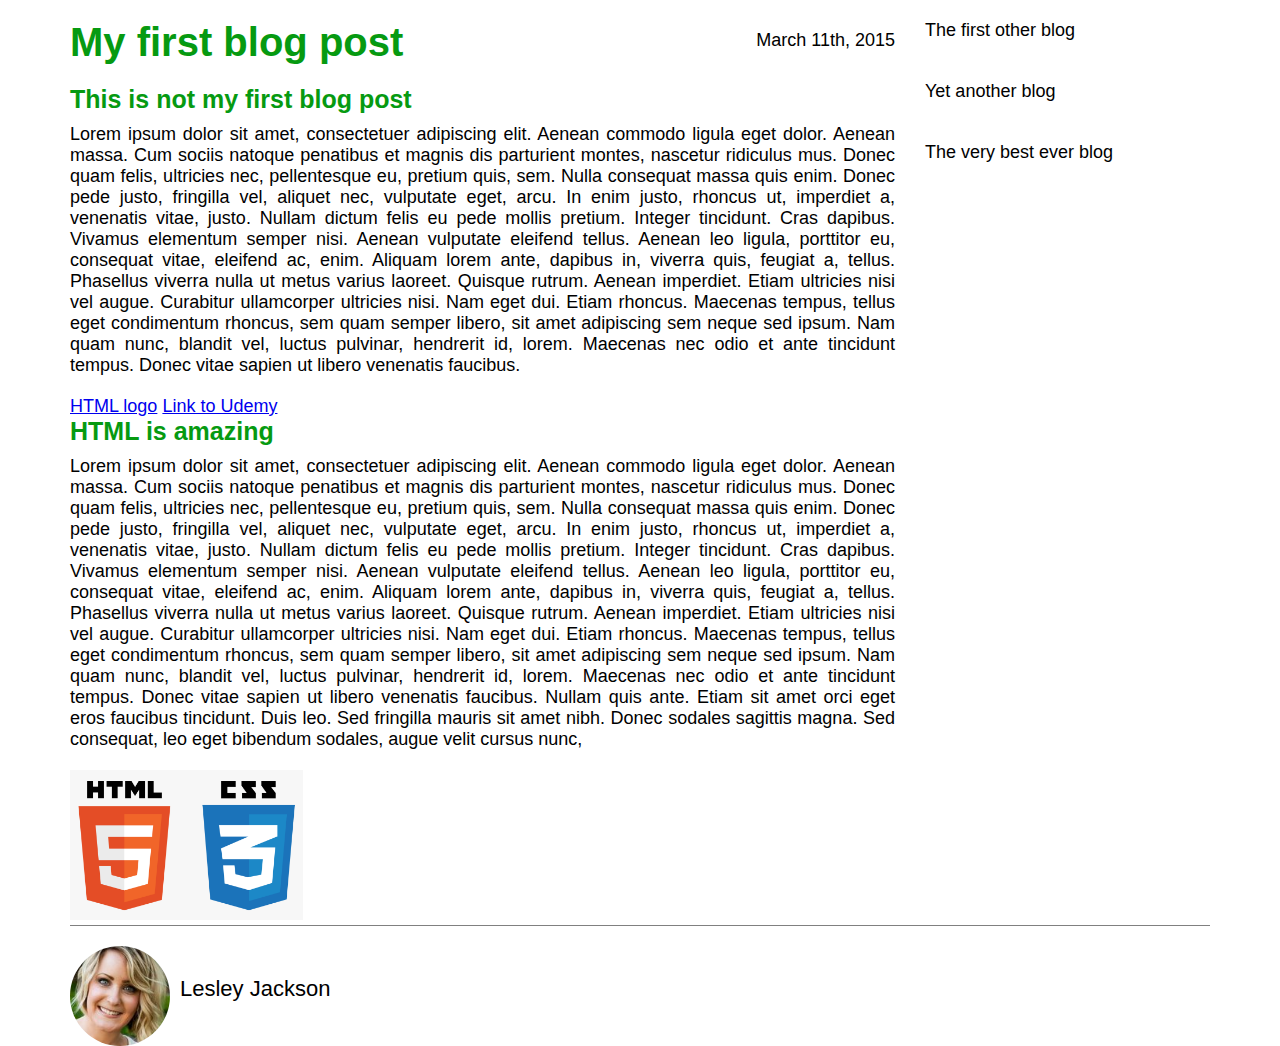
<file: BuildResponsiveWebsites/index.html>
<!DOCTYPE html>
<html>
<head>
    <title>My first blog post</title>
    <link rel="stylesheet" type="text/css" href="style.css">
</head>

<body>
<div class="container">
    <div class="blog-post">
        <h1>My first blog post</h1>
        <p class="date">March 11th, 2015</p>
        <h2>This is not my first blog post</h2>
        <p class="main-text">
            Lorem ipsum dolor sit amet, consectetuer adipiscing elit. Aenean commodo ligula eget dolor. Aenean massa.
            Cum sociis natoque penatibus et magnis dis parturient montes, nascetur ridiculus mus. Donec quam felis,
            ultricies nec, pellentesque eu, pretium quis, sem. Nulla consequat massa quis enim. Donec pede justo,
            fringilla vel, aliquet nec, vulputate eget, arcu. In enim justo, rhoncus ut, imperdiet a, venenatis vitae,
            justo. Nullam dictum felis eu pede mollis pretium. Integer tincidunt. Cras dapibus. Vivamus elementum semper
            nisi. Aenean vulputate eleifend tellus. Aenean leo ligula, porttitor eu, consequat vitae, eleifend ac, enim.
            Aliquam lorem ante, dapibus in, viverra quis, feugiat a, tellus. Phasellus viverra nulla ut metus varius
            laoreet. Quisque rutrum. Aenean imperdiet. Etiam ultricies nisi vel augue. Curabitur ullamcorper ultricies
            nisi. Nam eget dui. Etiam rhoncus. Maecenas tempus, tellus eget condimentum rhoncus, sem quam semper libero,
            sit amet adipiscing sem neque sed ipsum. Nam quam nunc, blandit vel, luctus pulvinar, hendrerit id, lorem.
            Maecenas nec odio et ante tincidunt tempus. Donec vitae sapien ut libero venenatis faucibus.</p>


        <a href="logo.png" target="_blank">HTML logo</a>
        <a href="http://www.udemy.com" target="_blank">Link to Udemy</a>

        <h2>HTML is amazing</h2>

        <p class="main-text">Lorem ipsum dolor sit amet, consectetuer adipiscing elit. Aenean commodo ligula eget dolor.
            Aenean massa. Cum sociis natoque penatibus et magnis dis parturient montes, nascetur ridiculus mus. Donec
            quam felis, ultricies nec, pellentesque eu, pretium quis, sem. Nulla consequat massa quis enim. Donec pede
            justo, fringilla vel, aliquet nec, vulputate eget, arcu. In enim justo, rhoncus ut, imperdiet a, venenatis
            vitae, justo. Nullam dictum felis eu pede mollis pretium. Integer tincidunt. Cras dapibus. Vivamus elementum
            semper nisi. Aenean vulputate eleifend tellus. Aenean leo ligula, porttitor eu, consequat vitae, eleifend
            ac, enim. Aliquam lorem ante, dapibus in, viverra quis, feugiat a, tellus. Phasellus viverra nulla ut metus
            varius laoreet. Quisque rutrum. Aenean imperdiet. Etiam ultricies nisi vel augue. Curabitur ullamcorper
            ultricies nisi. Nam eget dui. Etiam rhoncus. Maecenas tempus, tellus eget condimentum rhoncus, sem quam
            semper libero, sit amet adipiscing sem neque sed ipsum. Nam quam nunc, blandit vel, luctus pulvinar,
            hendrerit id, lorem. Maecenas nec odio et ante tincidunt tempus. Donec vitae sapien ut libero venenatis
            faucibus. Nullam quis ante. Etiam sit amet orci eget eros faucibus tincidunt. Duis leo. Sed fringilla mauris
            sit amet nibh. Donec sodales sagittis magna. Sed consequat, leo eget bibendum sodales, augue velit cursus
            nunc,
        </p>
        <img src="logo.png" alt="HTML5 logo">
    </div>
    <div class="other-posts">
        <div class="other">
            The first other blog
        </div>
        <div class="other">
            Yet another blog
        </div>
        <div class="other">
            The very best ever blog
        </div>
    </div>
    <div class="clearfix"></div>
    <div class="author-box">
        <img src="author.jpg" alt="Author Photo">
        <p class="author-text">Lesley Jackson</p>
    </div>
</div>


</body>
</html>
</file>
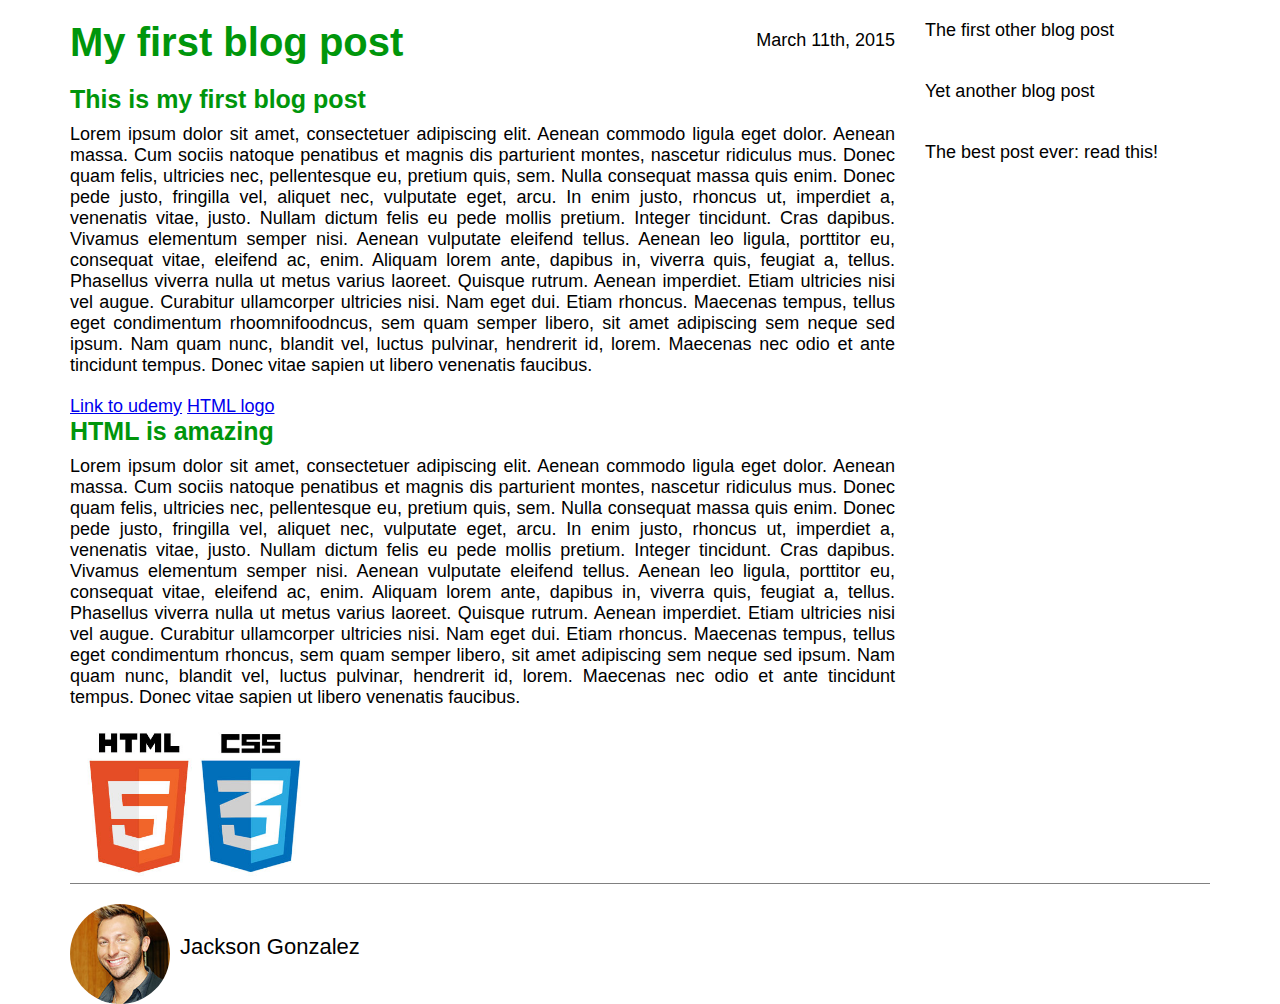
<file: BuildResponsiveWebsites/blog post - final/index.html>
<!DOCTYPE html>
<html>
    
    <head>
        <title>My first blog post</title>
        <link rel="stylesheet" type="text/css" href="style.css">
    </head>
    
    <body>
        <div class="container">
            <div class="blog-post">
                <h1>My first blog post</h1>
                <p class="date">March 11th, 2015</p>
                <h2>This is my first blog post</h2>
                <p class="main-text">
                    Lorem ipsum dolor sit amet, consectetuer adipiscing elit. Aenean commodo ligula eget dolor. Aenean massa. Cum sociis natoque penatibus et magnis dis parturient montes, nascetur ridiculus mus. Donec quam felis, ultricies nec, pellentesque eu, pretium quis, sem. Nulla consequat massa quis enim. Donec pede justo, fringilla vel, aliquet nec, vulputate eget, arcu. In enim justo, rhoncus ut, imperdiet a, venenatis vitae, justo. Nullam dictum felis eu pede mollis pretium. Integer tincidunt. Cras dapibus. Vivamus elementum semper nisi. Aenean vulputate eleifend tellus. Aenean leo ligula, porttitor eu, consequat vitae, eleifend ac, enim. Aliquam lorem ante, dapibus in, viverra quis, feugiat a, tellus. Phasellus viverra nulla ut metus varius laoreet. Quisque rutrum. Aenean imperdiet. Etiam ultricies nisi vel augue. Curabitur ullamcorper ultricies nisi. Nam eget dui. Etiam rhoncus. Maecenas tempus, tellus eget condimentum rhoomnifoodncus, sem quam semper libero, sit amet adipiscing sem neque sed ipsum. Nam quam nunc, blandit vel, luctus pulvinar, hendrerit id, lorem. Maecenas nec odio et ante tincidunt tempus. Donec vitae sapien ut libero venenatis faucibus.
                </p>

                <a href="http://www.udemy.com" target="_blank">Link to udemy</a>
                <a href="logo.jpg" target="_blank">HTML logo</a>

                <h2>HTML is amazing</h2>
                <p class="main-text">
                    Lorem ipsum dolor sit amet, consectetuer adipiscing elit. Aenean commodo ligula eget dolor. Aenean massa. Cum sociis natoque penatibus et magnis dis parturient montes, nascetur ridiculus mus. Donec quam felis, ultricies nec, pellentesque eu, pretium quis, sem. Nulla consequat massa quis enim. Donec pede justo, fringilla vel, aliquet nec, vulputate eget, arcu. In enim justo, rhoncus ut, imperdiet a, venenatis vitae, justo. Nullam dictum felis eu pede mollis pretium. Integer tincidunt. Cras dapibus. Vivamus elementum semper nisi. Aenean vulputate eleifend tellus. Aenean leo ligula, porttitor eu, consequat vitae, eleifend ac, enim. Aliquam lorem ante, dapibus in, viverra quis, feugiat a, tellus. Phasellus viverra nulla ut metus varius laoreet. Quisque rutrum. Aenean imperdiet. Etiam ultricies nisi vel augue. Curabitur ullamcorper ultricies nisi. Nam eget dui. Etiam rhoncus. Maecenas tempus, tellus eget condimentum rhoncus, sem quam semper libero, sit amet adipiscing sem neque sed ipsum. Nam quam nunc, blandit vel, luctus pulvinar, hendrerit id, lorem. Maecenas nec odio et ante tincidunt tempus. Donec vitae sapien ut libero venenatis faucibus.
                </p>
                <img src="logo.jpg" alt="The HTML5 logo">
                
            </div>
            
            <div class="other-posts">
                <div class="other">
                    The first other blog post
                </div>
                
                <div class="other">
                    Yet another blog post
                </div>
                
                <div class="other">
                    The best post ever: read this!
                </div>
            </div>
            
            <div class="clearfix"></div>
            
            <div class="author-box">
                <img src="author.jpg" alt="Author photo">
                <p class="author-text">Jackson Gonzalez</p>
            </div>
            
        </div>
        
        
    </body>
    
</html>
</file>
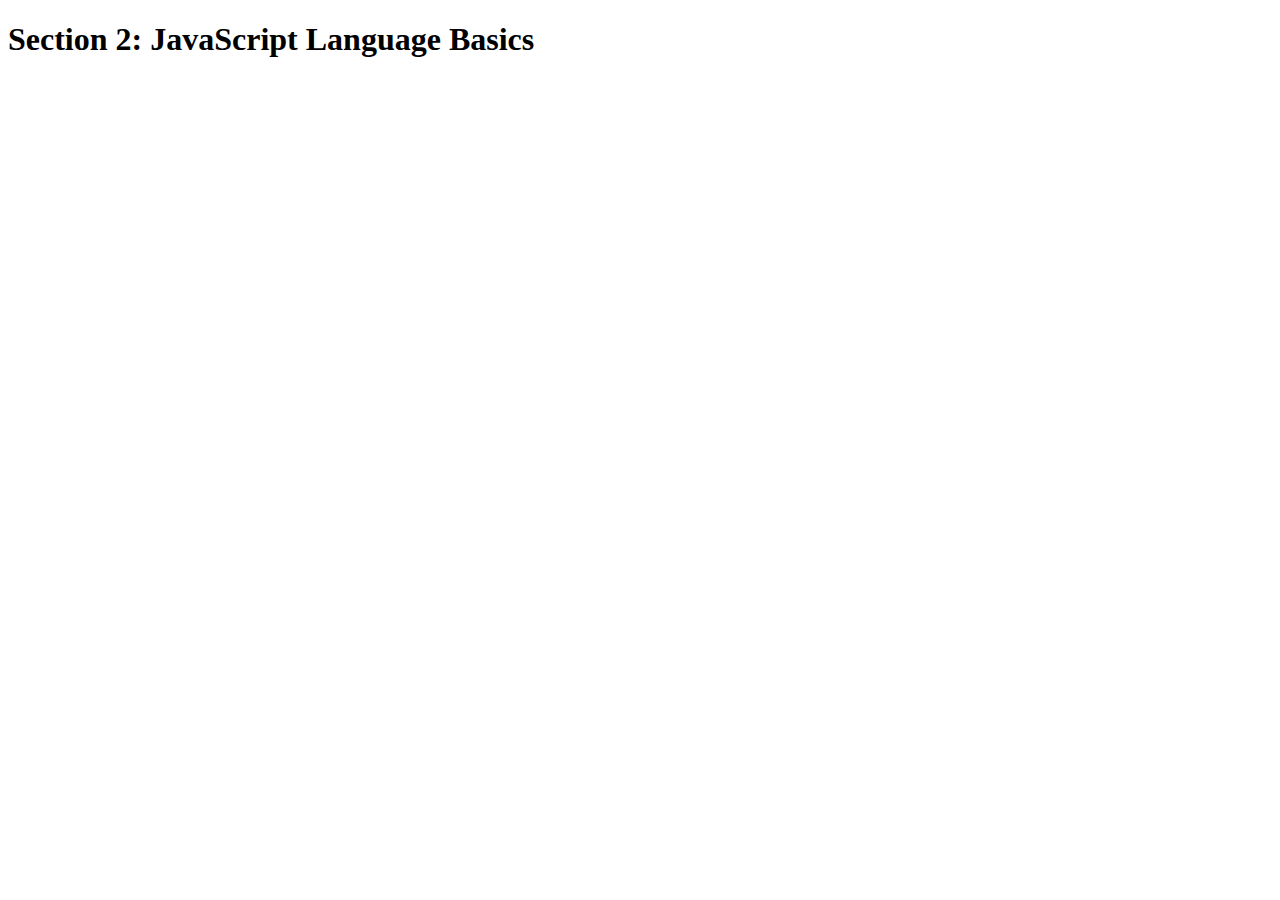
<file: complete-javascript-course-master/2-JS-basics/final/index.html>
<!DOCTYPE html>
<html lang="en">
    <head>
        <meta charset="UTF-8">
        <title>Section 2: JavaScript Language Basics</title>
    </head>

    <body>
        <h1>Section 2: JavaScript Language Basics</h1>
    </body>
    
    <script src="script.js"></script>
</html>
</file>
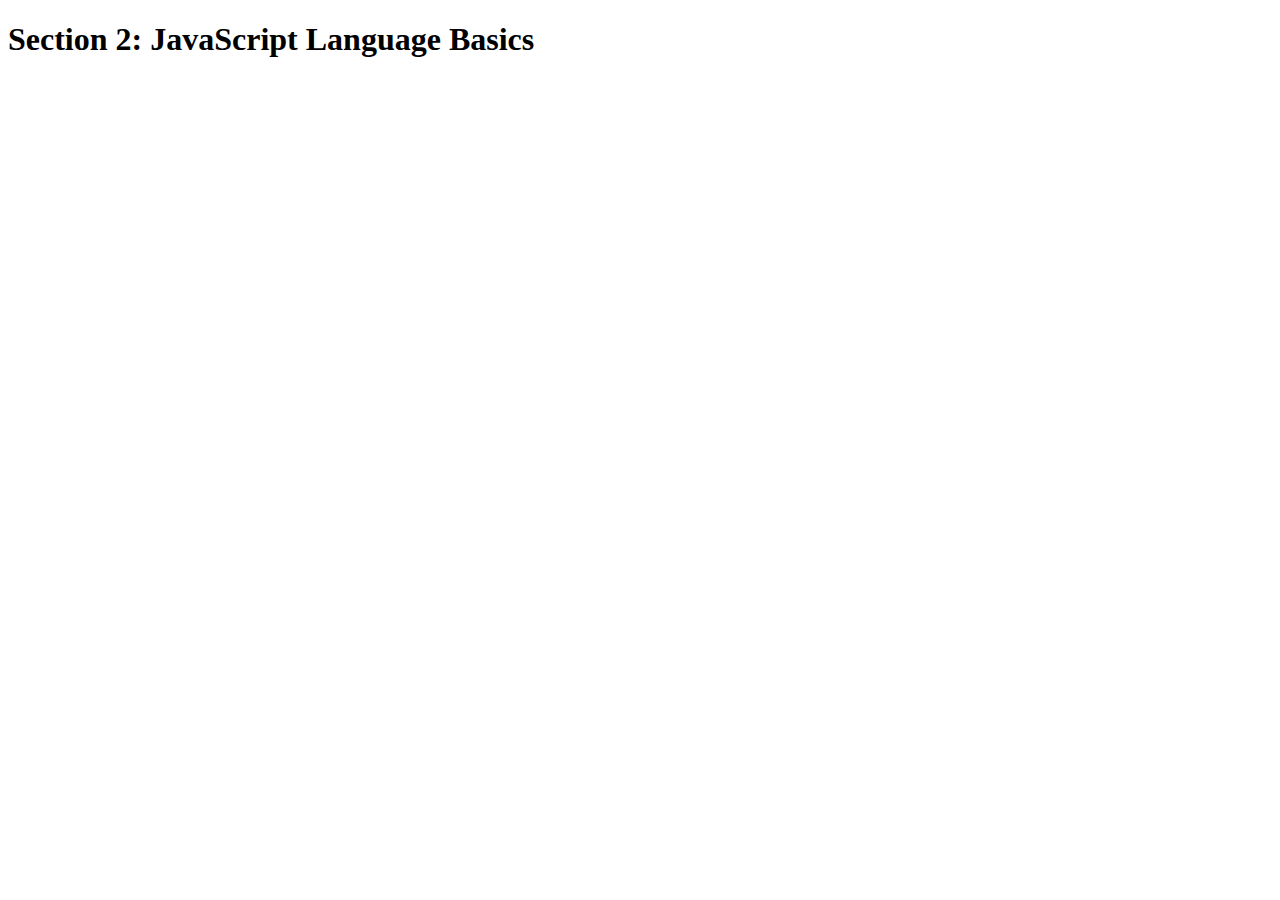
<file: complete-javascript-course-master/2-JS-basics/starter/index.html>
<!DOCTYPE html>
<html lang="en">
    <head>
        <meta charset="UTF-8">
        <title>Section 2: JavaScript Language Basics</title>

    </head>

    <body>
        <h1>Section 2: JavaScript Language Basics</h1>
    </body>
    <script src="script.js"></script>
</html>
</file>
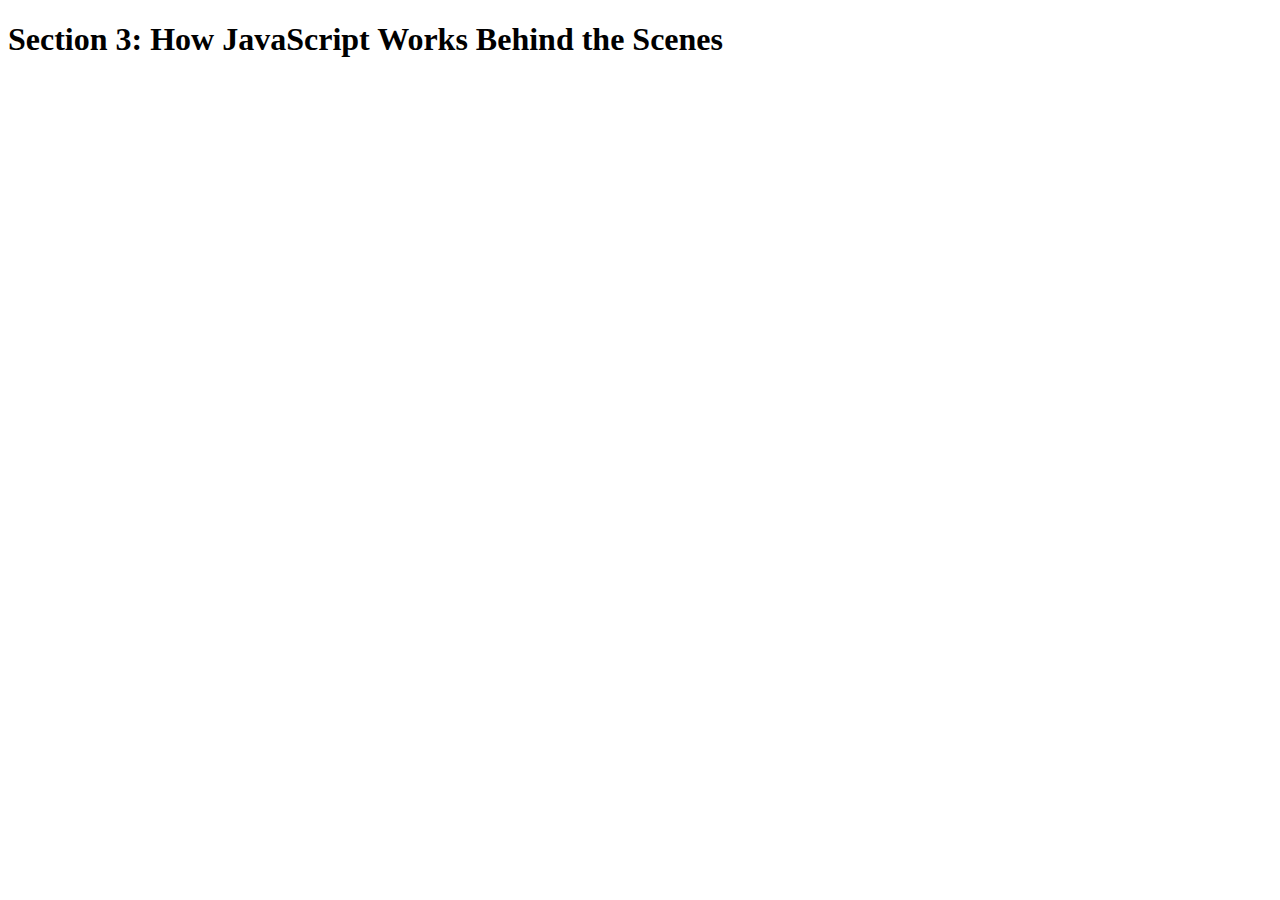
<file: complete-javascript-course-master/3-how-JS-works/final/index.html>
<!DOCTYPE html>
<html lang="en">
    <head>
        <meta charset="UTF-8">
        <title>Section 3: How JavaScript Works Behind the Scenes</title>
    </head>

    <body>
        <h1>Section 3: How JavaScript Works Behind the Scenes</h1>
        <script src="script.js"></script>
    </body>
</html>
</file>
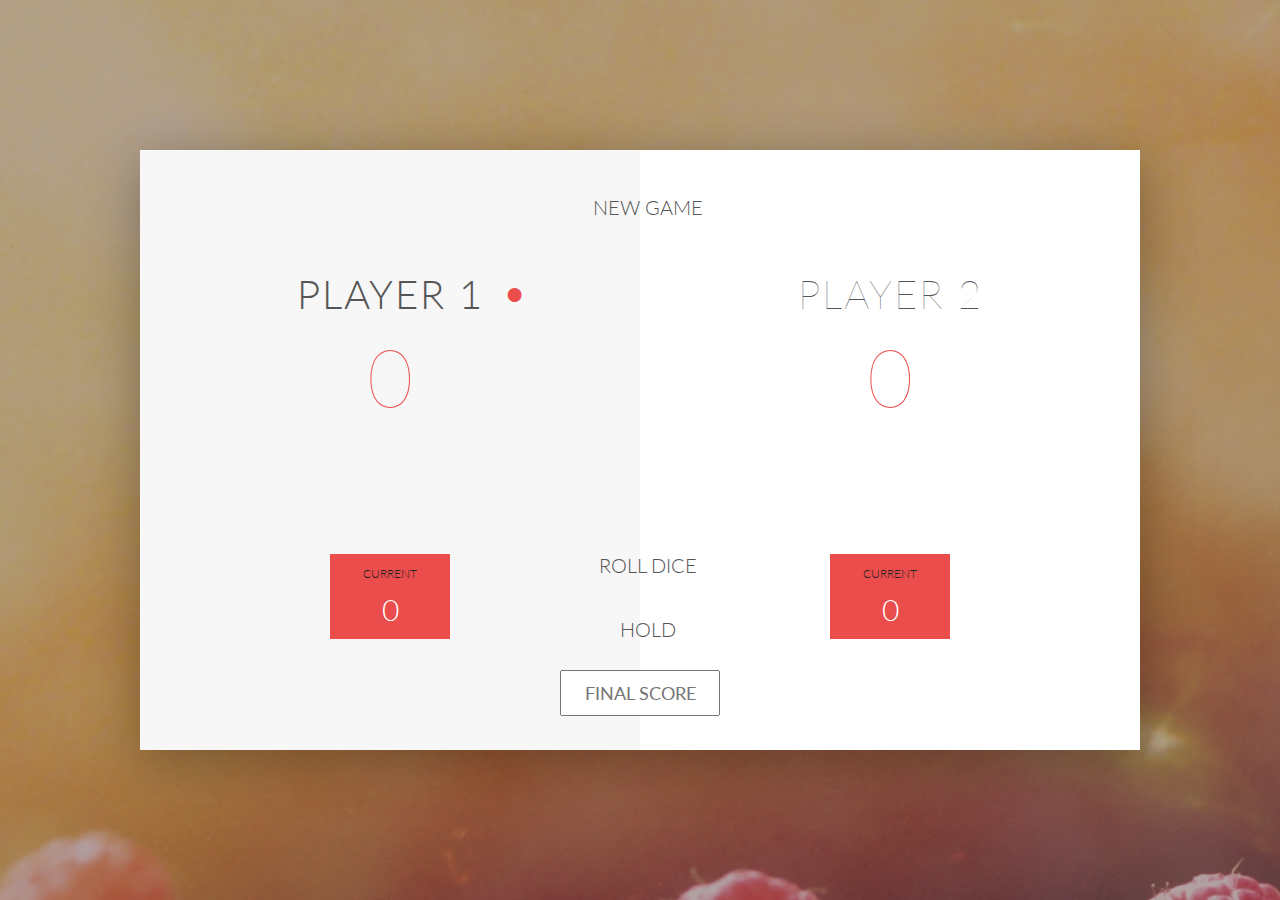
<file: complete-javascript-course-master/4-DOM-pig-game/final/index.html>
<!DOCTYPE html>
<html lang="en">
    <head>
        <meta charset="UTF-8">
        <link href="https://fonts.googleapis.com/css?family=Lato:100,300,600" rel="stylesheet" type="text/css">
        <link href="http://code.ionicframework.com/ionicons/2.0.1/css/ionicons.min.css" rel="stylesheet" type="text/css">
        <link type="text/css" rel="stylesheet" href="style.css">
        
        <title>Pig Game</title>
    </head>

    <body>
        <div class="wrapper clearfix">
            <div class="player-0-panel active">
                <div class="player-name" id="name-0">Player 1</div>
                <div class="player-score" id="score-0">43</div>
                <div class="player-current-box">
                    <div class="player-current-label">Current</div>
                    <div class="player-current-score" id="current-0">11</div>
                </div>
            </div>
            
            <div class="player-1-panel">
                <div class="player-name" id="name-1">Player 2</div>
                <div class="player-score" id="score-1">72</div>
                <div class="player-current-box">
                    <div class="player-current-label">Current</div>
                    <div class="player-current-score" id="current-1">0</div>
                </div>
            </div>
            
            <button class="btn-new"><i class="ion-ios-plus-outline"></i>New game</button>
            <button class="btn-roll"><i class="ion-ios-loop"></i>Roll dice</button>
            <button class="btn-hold"><i class="ion-ios-download-outline"></i>Hold</button>
            
            <input type="text" placeholder="Final score" class="final-score">
            
            <img src="dice-5.png" alt="Dice" class="dice" id="dice-1">
            <img src="dice-5.png" alt="Dice" class="dice" id="dice-2">
        </div>
        
        <!--<script src="app.js"></script>-->
        <script src="challenges.js"></script>
    </body>
</html>
</file>
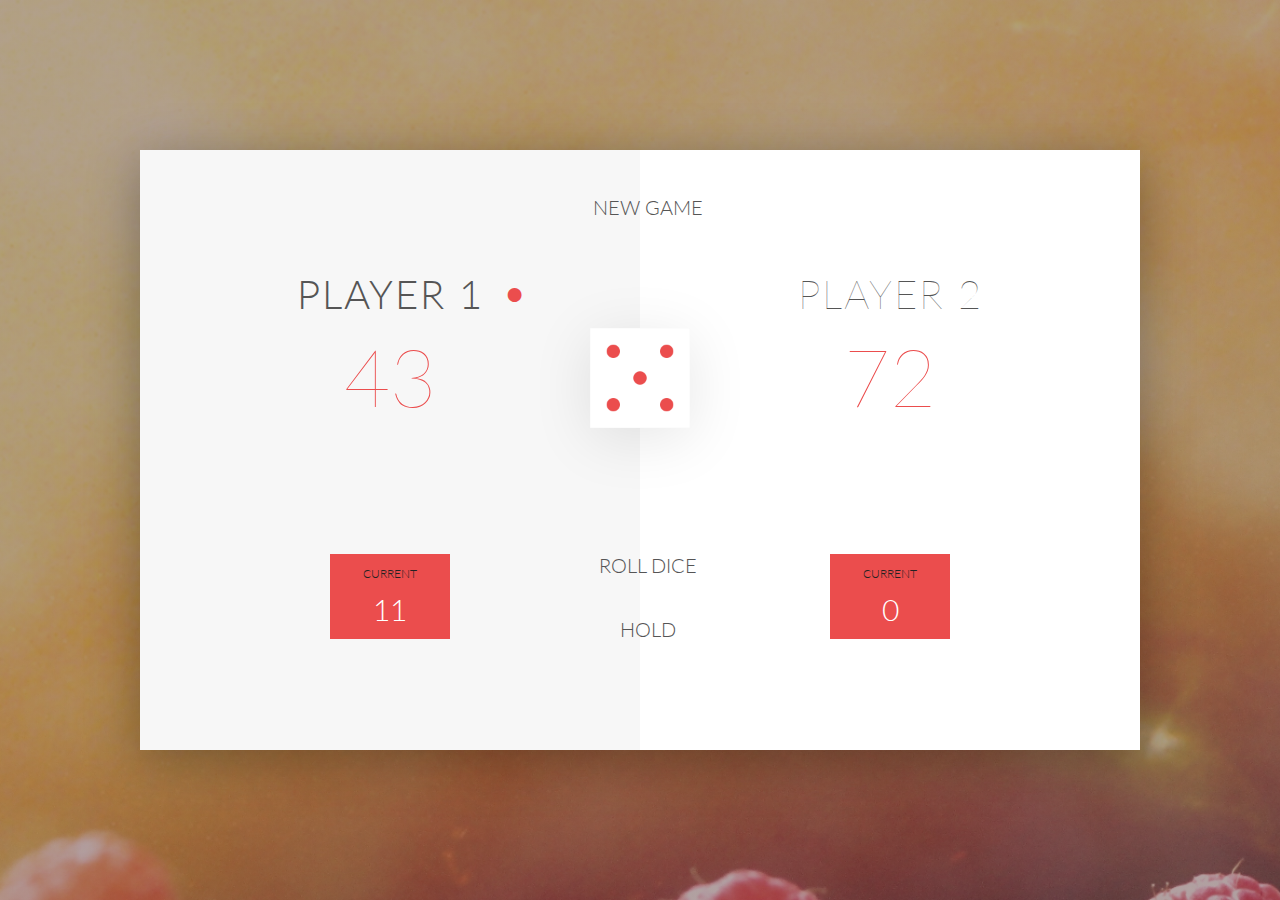
<file: complete-javascript-course-master/4-DOM-pig-game/starter/index.html>
<!DOCTYPE html>
<html lang="en">
    <head>
        <meta charset="UTF-8">
        <link href="https://fonts.googleapis.com/css?family=Lato:100,300,600" rel="stylesheet" type="text/css">
        <link href="http://code.ionicframework.com/ionicons/2.0.1/css/ionicons.min.css" rel="stylesheet" type="text/css">
        <link type="text/css" rel="stylesheet" href="style.css">
        
        <title>Pig Game</title>
    </head>

    <body>
        <div class="wrapper clearfix">
            <div class="player-0-panel active">
                <div class="player-name" id="name-0">Player 1</div>
                <div class="player-score" id="score-0">43</div>
                <div class="player-current-box">
                    <div class="player-current-label">Current</div>
                    <div class="player-current-score" id="current-0">11</div>
                </div>
            </div>
            
            <div class="player-1-panel">
                <div class="player-name" id="name-1">Player 2</div>
                <div class="player-score" id="score-1">72</div>
                <div class="player-current-box">
                    <div class="player-current-label">Current</div>
                    <div class="player-current-score" id="current-1">0</div>
                </div>
            </div>
            
            <button class="btn-new"><i class="ion-ios-plus-outline"></i>New game</button>
            <button class="btn-roll"><i class="ion-ios-loop"></i>Roll dice</button>
            <button class="btn-hold"><i class="ion-ios-download-outline"></i>Hold</button>
            
            <img src="dice-5.png" alt="Dice" class="dice">
        </div>
        
        <script src="app.js"></script>
    </body>
</html>
</file>
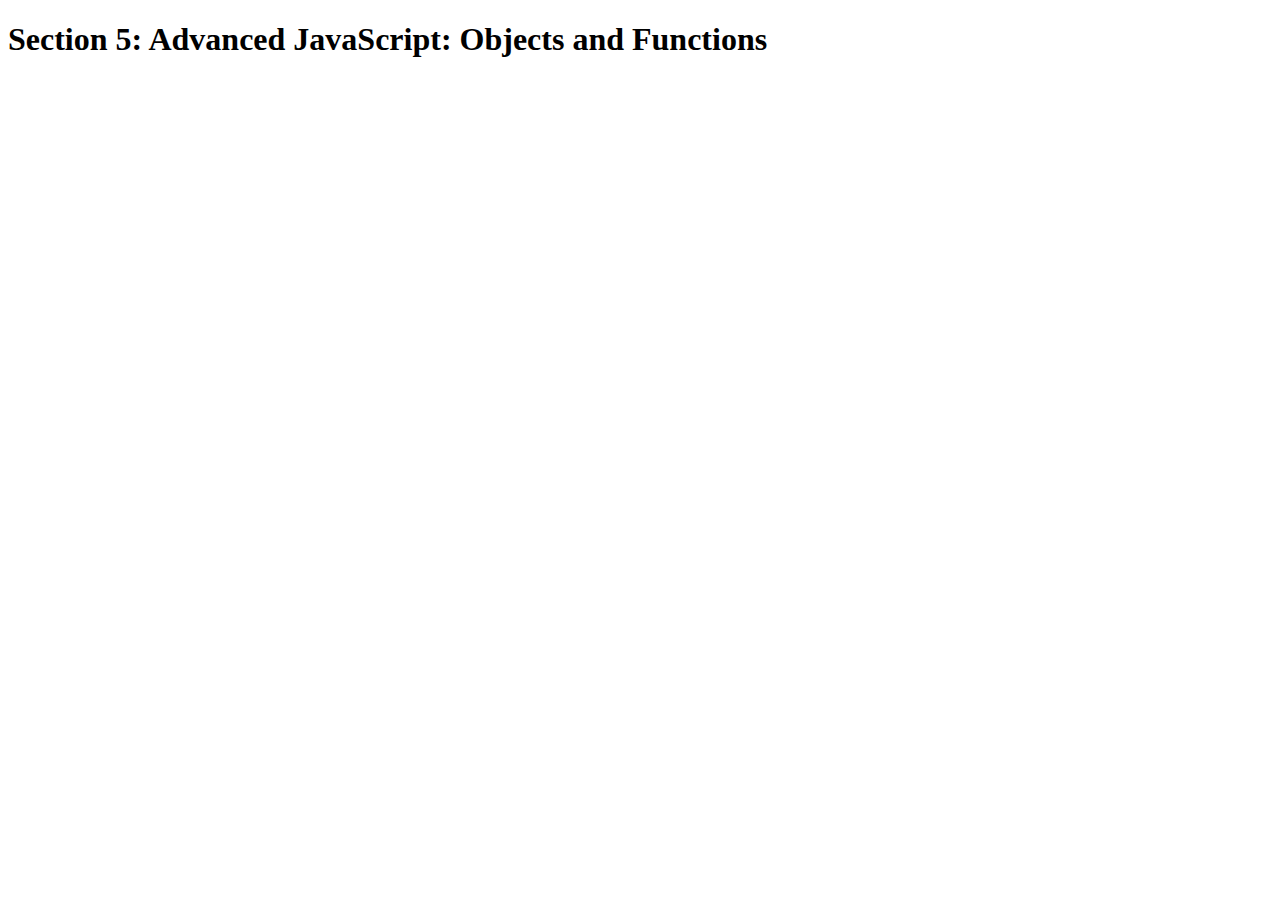
<file: complete-javascript-course-master/5-advanced-JS/final/index.html>
<!DOCTYPE html>
<html lang="en">
    <head>
        <meta charset="UTF-8">
        <title>Section 5: Advanced JavaScript: Objects and Functions</title>
    </head>

    <body>
        <h1>Section 5: Advanced JavaScript: Objects and Functions</h1>
        <script src="script.js"></script>
    </body>
</html>
</file>
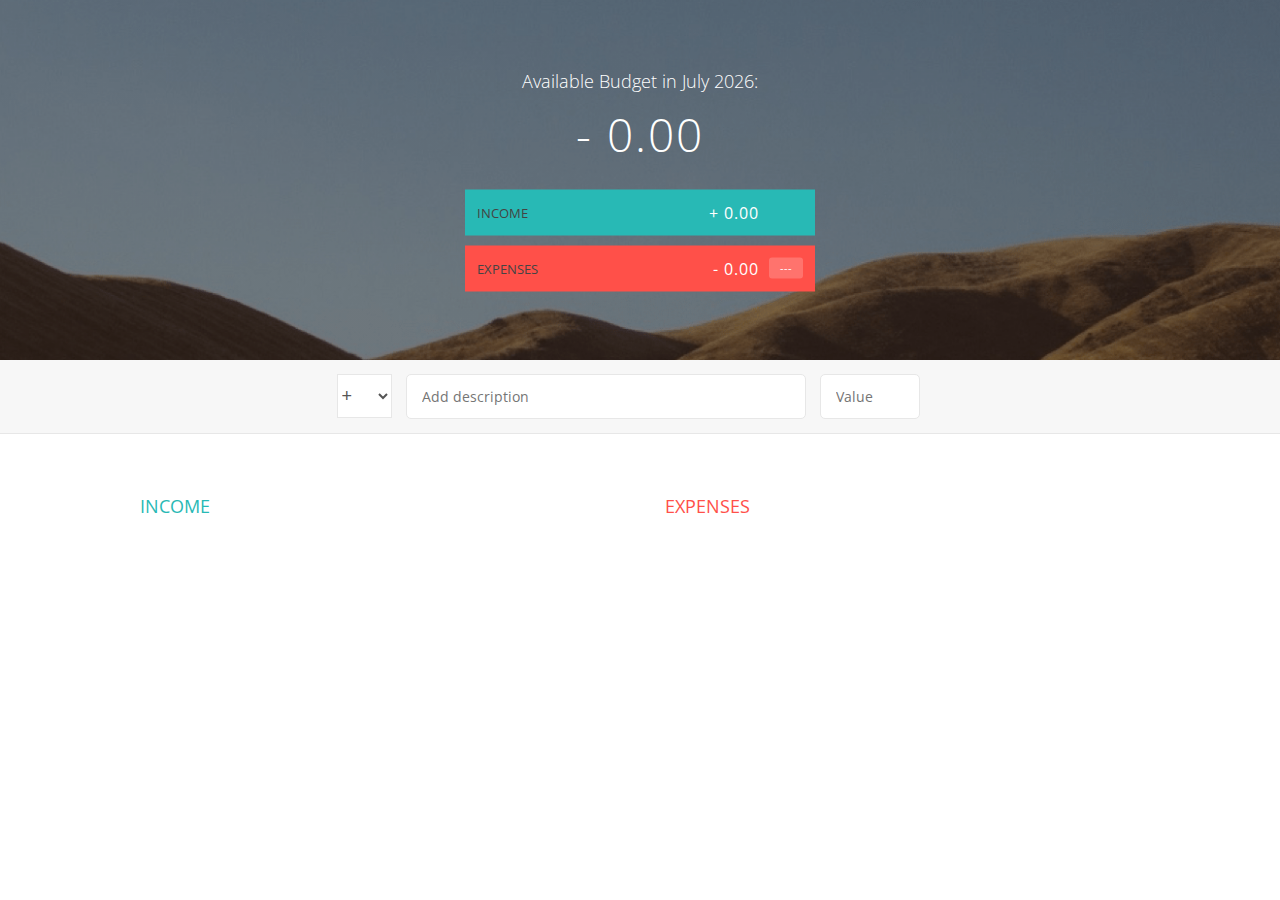
<file: complete-javascript-course-master/6-budgety/final/index.html>
<!DOCTYPE html>
<html lang="en">
    <head>
        <meta charset="UTF-8">
        <link href="https://fonts.googleapis.com/css?family=Open+Sans:100,300,400,600" rel="stylesheet" type="text/css">
        <link href="http://code.ionicframework.com/ionicons/2.0.1/css/ionicons.min.css" rel="stylesheet" type="text/css">
        <link type="text/css" rel="stylesheet" href="style.css">
        <title>Budgety</title>
    </head>
    <body>
        
        <div class="top">
            <div class="budget">
                <div class="budget__title">
                    Available Budget in <span class="budget__title--month">%Month%</span>:
                </div>
                
                <div class="budget__value">+ 2,345.64</div>
                
                <div class="budget__income clearfix">
                    <div class="budget__income--text">Income</div>
                    <div class="right">
                        <div class="budget__income--value">+ 4,300.00</div>
                        <div class="budget__income--percentage">&nbsp;</div>
                    </div>
                </div>
                
                <div class="budget__expenses clearfix">
                    <div class="budget__expenses--text">Expenses</div>
                    <div class="right clearfix">
                        <div class="budget__expenses--value">- 1,954.36</div>
                        <div class="budget__expenses--percentage">45%</div>
                    </div>
                </div>
            </div>
        </div>
        
        
        
        <div class="bottom">
            <div class="add">
                <div class="add__container">
                    <select class="add__type">
                        <option value="inc" selected>+</option>
                        <option value="exp">-</option>
                    </select>
                    <input type="text" class="add__description" placeholder="Add description">
                    <input type="number" class="add__value" placeholder="Value">
                    <button class="add__btn"><i class="ion-ios-checkmark-outline"></i></button>
                </div>
            </div>
            
            <div class="container clearfix">
                <div class="income">
                    <h2 class="icome__title">Income</h2>
                    
                    <div class="income__list">
                       
                        <!--
                        <div class="item clearfix" id="income-0">
                            <div class="item__description">Salary</div>
                            <div class="right clearfix">
                                <div class="item__value">+ 2,100.00</div>
                                <div class="item__delete">
                                    <button class="item__delete--btn">
                                        <i class="ion-ios-close-outline"></i>
                                    </button>
                                </div>
                            </div>
                        </div>
                        
                        <div class="item clearfix" id="income-1">
                            <div class="item__description">Sold car</div>
                            <div class="right clearfix">
                                <div class="item__value">+ 1,500.00</div>
                                <div class="item__delete">
                                    <button class="item__delete--btn"><i class="ion-ios-close-outline"></i></button>
                                </div>
                            </div>
                        </div>
                        -->
                        
                    </div>
                </div>
                
                
                
                <div class="expenses">
                    <h2 class="expenses__title">Expenses</h2>
                    
                    <div class="expenses__list">
                       
                        <!--
                        <div class="item clearfix" id="expense-0">
                            <div class="item__description">Apartment rent</div>
                            <div class="right clearfix">
                                <div class="item__value">- 900.00</div>
                                <div class="item__percentage">21%</div>
                                <div class="item__delete">
                                    <button class="item__delete--btn"><i class="ion-ios-close-outline"></i></button>
                                </div>
                            </div>
                        </div>

                        <div class="item clearfix" id="expense-1">
                            <div class="item__description">Grocery shopping</div>
                            <div class="right clearfix">
                                <div class="item__value">- 435.28</div>
                                <div class="item__percentage">10%</div>
                                <div class="item__delete">
                                    <button class="item__delete--btn"><i class="ion-ios-close-outline"></i></button>
                                </div>
                            </div>
                        </div>
                        -->
                        
                    </div>
                </div>
            </div>
            
            
        </div>
        
        <script src="app.js"></script>
    </body>
</html>
</file>
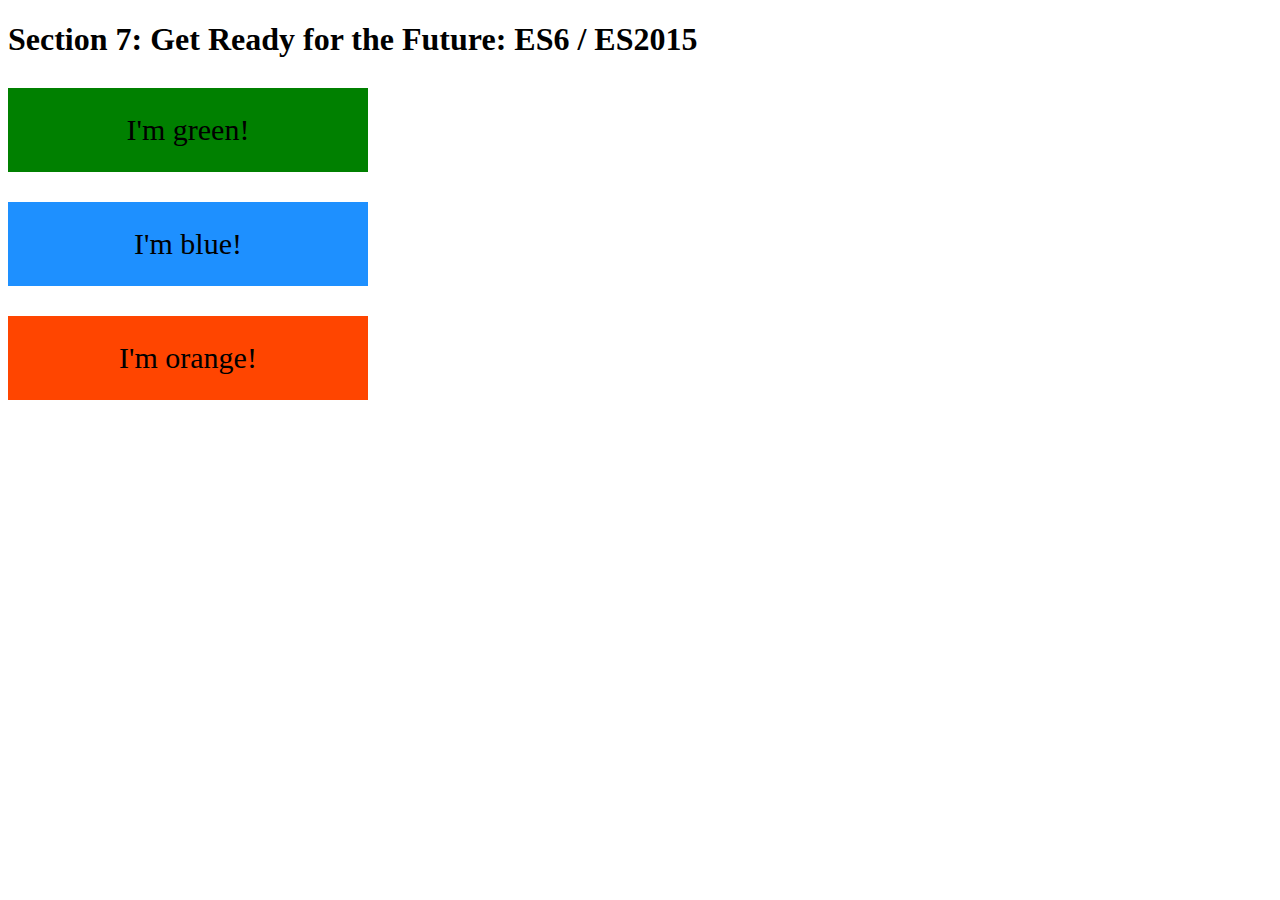
<file: complete-javascript-course-master/7-ES6/final/index.html>
<!DOCTYPE html>
<html lang="en">
    <head>
        <meta charset="UTF-8">
        <title>Section 7: Get Ready for the Future: ES6 / ES2015</title>
        
        <style>
            .box {
                width: 200px;
                padding: 25px 80px;
                text-align: center;
                font-size: 30px;
                margin-top: 30px;
            }
            
            .green { background-color: green; }
            .blue { background-color: dodgerblue; }
            .orange { background-color: orangered; }
            
        </style>
        
    </head>

    <body>
        <h1>Section 7: Get Ready for the Future: ES6 / ES2015</h1>
        
        <div class="box green">I'm green!</div>
        <div class="box blue">I'm blue!</div>
        <div class="box orange">I'm orange!</div>
        
        <script src="polyfill.min.js"></script>
        <script src="script-transpiled.js"></script>
    </body>
</html>
</file>
<file: BuildResponsiveWebsites/style.css>
* {
    margin: 0;
    padding: 0;
    box-sizing: border-box;
}

.clearfix:after {
    content: "";
    display: table;
    clear: both;
}

body {
    font-family: Helvetica Neue, Arial;
    font-size: 18px;
}

h1, h2 {
    color: #069a11;

}

h1 {
    font-size: 40px;
    margin-bottom: 20px;
}
h2 {
    font-size: 25px;
    margin-bottom: 10px;
}

.main-text {
    text-align: justify;
    margin-bottom: 20px;
}

.author-text {
    font-size: 22px;
    float:left;
    margin-top: 30px;
    margin-left: 10px;
}

.container {
    width: 1140px;
    margin: 20px auto 0 auto;

}

.blog-post {
    width: 75%;
    float:left;
    padding-right: 30px;
    position: relative;

}

.other-posts{
    width: 25%;
    float:left;

}
.author-box{
    padding-top: 20px;
    border-top: 1px solid #808080;
}

.other {
    margin-bottom: 40px;
}

.author-box img {
    height: 100px;
    width: 100px;
    border-radius: 50%;
    float: left;
}

.blog-post img {
    height: 150px;
    width: auto;
}

.date {
    position: absolute;
    top: 10px;
    right:30px;  
}
</file>
<file: BuildResponsiveWebsites/blog post - final/style.css>
* {
    margin: 0;
    padding: 0;
    box-sizing: border-box;
}

.clearfix:after {
    content: "";
    display: table;
    clear: both;
}

body {
    font-family: Helvetica Neue, Arial;
    font-size: 18px;
}

h1, h2 {
    color: #00960b;
    
}

h1 {
    font-size: 40px;
    margin-bottom: 20px;
}


h2 {
    font-size: 25px;
    margin-bottom: 10px;
}

.main-text {
    text-align: justify;
    margin-bottom: 20px;
}

.author-text {
    font-size: 22px;
    float: left;
    margin-top: 30px;
    margin-left: 10px;
}

.container {
    width: 1140px;
    margin: 20px auto 0 auto;
}

.blog-post {
    width: 75%;
    float: left;
    padding-right: 30px;
    position: relative;
}

.other-posts {
    width: 25%;
    float: left;
}

.author-box {
    padding-top: 20px;
    border-top: 1px solid #808080;
}

.other {
    margin-bottom: 40px;
}

.author-box img {
    height: 100px;
    width: 100px;
    border-radius: 50%;
    float: left;
}

.blog-post img {
    height: 150px;
    width: auto;
}

.date {
    position: absolute;
    top: 10px;
    right: 30px;
}
</file>
<file: complete-javascript-course-master/4-DOM-pig-game/final/style.css>
/**********************************************
*** GENERAL
**********************************************/

.final-score {
    position: absolute;
    left: 50%;
    transform: translateX(-50%);
    top: 520px;
    color: #555;
    font-size: 18px;
    font-family: 'Lato';
    text-align: center;
    padding: 10px;
    width: 160px;
    text-transform: uppercase;
}

.final-score:focus { outline: none; }

#dice-1 { top: 120px; }
#dice-2 { top: 250px; }


* {
    margin: 0;
    padding: 0;
    box-sizing: border-box;
    
}

.clearfix::after {
    content: "";
    display: table;
    clear: both;
}

body {
    background-image: linear-gradient(rgba(62, 20, 20, 0.4), rgba(62, 20, 20, 0.4)), url(back.jpg);
    background-size: cover;
    background-position: center;
    font-family: Lato;
    font-weight: 300;
    position: relative;
    height: 100vh;
    color: #555;
}

.wrapper {
    width: 1000px;
    position: absolute;
    top: 50%;
    left: 50%;
    transform: translate(-50%, -50%);
    background-color: #fff;
    box-shadow: 0px 10px 50px rgba(0, 0, 0, 0.3);
    overflow: hidden;
}

.player-0-panel,
.player-1-panel {
    width: 50%;
    float: left;
    height: 600px;
    padding: 100px;
}



/**********************************************
*** PLAYERS
**********************************************/

.player-name {
    font-size: 40px;
    text-align: center;
    text-transform: uppercase;
    letter-spacing: 2px;
    font-weight: 100;
    margin-top: 20px;
    margin-bottom: 10px;
    position: relative;
}

.player-score {
    text-align: center;
    font-size: 80px;
    font-weight: 100;
    color: #EB4D4D;
    margin-bottom: 130px;
}

.active { background-color: #f7f7f7; }
.active .player-name { font-weight: 300; }

.active .player-name::after {
    content: "\2022";
    font-size: 47px;
    position: absolute;
    color: #EB4D4D;
    top: -7px;
    right: 10px;
    
}

.player-current-box {
    background-color: #EB4D4D;
    color: #fff;
    width: 40%;
    margin: 0 auto;
    padding: 12px;
    text-align: center;
}

.player-current-label {
    text-transform: uppercase;
    margin-bottom: 10px;
    font-size: 12px;
    color: #222;
}

.player-current-score {
    font-size: 30px;
}

button {
    position: absolute;
    width: 200px;
    left: 50%;
    transform: translateX(-50%);
    color: #555;
    background: none;
    border: none;
    font-family: Lato;
    font-size: 20px;
    text-transform: uppercase;
    cursor: pointer;
    font-weight: 300;
    transition: background-color 0.3s, color 0.3s;
}

button:hover { font-weight: 600; }
button:hover i { margin-right: 20px; }

button:focus {
    outline: none;
}

i {
    color: #EB4D4D;
    display: inline-block;
    margin-right: 15px;
    font-size: 32px;
    line-height: 1;
    vertical-align: text-top;
    margin-top: -4px;
    transition: margin 0.3s;
}

.btn-new { top: 45px;}
.btn-roll { top: 403px;}
.btn-hold { top: 467px;}

.dice {
    position: absolute;
    left: 50%;
    top: 178px;
    transform: translateX(-50%);
    height: 100px;
    box-shadow: 0px 10px 60px rgba(0, 0, 0, 0.10);
}

.winner { background-color: #f7f7f7; }
.winner .player-name { font-weight: 300; color: #EB4D4D; }
</file>
<file: complete-javascript-course-master/4-DOM-pig-game/starter/style.css>
/**********************************************
*** GENERAL
**********************************************/

* {
    margin: 0;
    padding: 0;
    box-sizing: border-box;
    
}

.clearfix::after {
    content: "";
    display: table;
    clear: both;
}

body {
    background-image: linear-gradient(rgba(62, 20, 20, 0.4), rgba(62, 20, 20, 0.4)), url(back.jpg);
    background-size: cover;
    background-position: center;
    font-family: Lato;
    font-weight: 300;
    position: relative;
    height: 100vh;
    color: #555;
}

.wrapper {
    width: 1000px;
    position: absolute;
    top: 50%;
    left: 50%;
    transform: translate(-50%, -50%);
    background-color: #fff;
    box-shadow: 0px 10px 50px rgba(0, 0, 0, 0.3);
    overflow: hidden;
}

.player-0-panel,
.player-1-panel {
    width: 50%;
    float: left;
    height: 600px;
    padding: 100px;
}



/**********************************************
*** PLAYERS
**********************************************/

.player-name {
    font-size: 40px;
    text-align: center;
    text-transform: uppercase;
    letter-spacing: 2px;
    font-weight: 100;
    margin-top: 20px;
    margin-bottom: 10px;
    position: relative;
}

.player-score {
    text-align: center;
    font-size: 80px;
    font-weight: 100;
    color: #EB4D4D;
    margin-bottom: 130px;
}

.active { background-color: #f7f7f7; }
.active .player-name { font-weight: 300; }

.active .player-name::after {
    content: "\2022";
    font-size: 47px;
    position: absolute;
    color: #EB4D4D;
    top: -7px;
    right: 10px;
    
}

.player-current-box {
    background-color: #EB4D4D;
    color: #fff;
    width: 40%;
    margin: 0 auto;
    padding: 12px;
    text-align: center;
}

.player-current-label {
    text-transform: uppercase;
    margin-bottom: 10px;
    font-size: 12px;
    color: #222;
}

.player-current-score {
    font-size: 30px;
}

button {
    position: absolute;
    width: 200px;
    left: 50%;
    transform: translateX(-50%);
    color: #555;
    background: none;
    border: none;
    font-family: Lato;
    font-size: 20px;
    text-transform: uppercase;
    cursor: pointer;
    font-weight: 300;
    transition: background-color 0.3s, color 0.3s;
}

button:hover { font-weight: 600; }
button:hover i { margin-right: 20px; }

button:focus {
    outline: none;
}

i {
    color: #EB4D4D;
    display: inline-block;
    margin-right: 15px;
    font-size: 32px;
    line-height: 1;
    vertical-align: text-top;
    margin-top: -4px;
    transition: margin 0.3s;
}

.btn-new { top: 45px;}
.btn-roll { top: 403px;}
.btn-hold { top: 467px;}

.dice {
    position: absolute;
    left: 50%;
    top: 178px;
    transform: translateX(-50%);
    height: 100px;
    box-shadow: 0px 10px 60px rgba(0, 0, 0, 0.10);
}

.winner { background-color: #f7f7f7; }
.winner .player-name { font-weight: 300; color: #EB4D4D; }
</file>
<file: complete-javascript-course-master/6-budgety/final/style.css>
/**********************************************
*** GENERAL
**********************************************/

* {
    margin: 0;
    padding: 0;
    box-sizing: border-box;
}

.clearfix::after {
    content: "";
    display: table;
    clear: both;
}

body {
    color: #555;
    font-family: Open Sans;
    font-size: 16px;
    position: relative;
    height: 100vh;
    font-weight: 400;
}

.right { float: right; }
.red { color: #FF5049 !important; }
.red-focus:focus { border: 1px solid #FF5049 !important; }

/**********************************************
*** TOP PART
**********************************************/

.top {
    height: 40vh;
    background-image: linear-gradient(rgba(0, 0, 0, 0.35), rgba(0, 0, 0, 0.35)), url(back.png);
    background-size: cover;
    background-position: center;
    position: relative;
}

.budget {
    position: absolute;
    width: 350px;
    top: 50%;
    left: 50%;
    transform: translate(-50%, -50%);
    color: #fff;
}

.budget__title {
    font-size: 18px;
    text-align: center;
    margin-bottom: 10px;
    font-weight: 300;
}

.budget__value {
    font-weight: 300;
    font-size: 46px;
    text-align: center;
    margin-bottom: 25px;
    letter-spacing: 2px;
}

.budget__income,
.budget__expenses {
    padding: 12px;
    text-transform: uppercase;
}

.budget__income {
    margin-bottom: 10px;
    background-color: #28B9B5;
}

.budget__expenses {
    background-color: #FF5049;
}

.budget__income--text,
.budget__expenses--text {
    float: left;
    font-size: 13px;
    color: #444;
    margin-top: 2px;
}

.budget__income--value,
.budget__expenses--value {
    letter-spacing: 1px;
    float: left;
}

.budget__income--percentage,
.budget__expenses--percentage {
    float: left;
    width: 34px;
    font-size: 11px;
    padding: 3px 0;
    margin-left: 10px;
}

.budget__expenses--percentage {
    background-color: rgba(255, 255, 255, 0.2);
    text-align: center;
    border-radius: 3px;
}


/**********************************************
*** BOTTOM PART
**********************************************/

/***** FORM *****/
.add {
    padding: 14px;
    border-bottom: 1px solid #e7e7e7;
    background-color: #f7f7f7;
}

.add__container {
    margin: 0 auto;
    text-align: center;
}

.add__type {
    width: 55px;
    border: 1px solid #e7e7e7;
    height: 44px;
    font-size: 18px;
    color: inherit;
    background-color: #fff;
    margin-right: 10px;
    font-weight: 300;
    transition: border 0.3s;
}

.add__description,
.add__value {
    border: 1px solid #e7e7e7;
    background-color: #fff;
    color: inherit;
    font-family: inherit;
    font-size: 14px;
    padding: 12px 15px;
    margin-right: 10px;
    border-radius: 5px;
    transition: border 0.3s;
}

.add__description { width: 400px;}
.add__value { width: 100px;}

.add__btn {
    font-size: 35px;
    background: none;
    border: none;
    color: #28B9B5;
    cursor: pointer;
    display: inline-block;
    vertical-align: middle;
    line-height: 1.1;
    margin-left: 10px;
}

.add__btn:active { transform: translateY(2px); }

.add__type:focus,
.add__description:focus,
.add__value:focus {
    outline: none;
    border: 1px solid #28B9B5;
}

.add__btn:focus { outline: none; }

/***** LISTS *****/
.container {
    width: 1000px;
    margin: 60px auto;
}

.income {
    float: left;
    width: 475px;
    margin-right: 50px;
}

.expenses {
    float: left;
    width: 475px;
}

h2 {
    text-transform: uppercase;
    font-size: 18px;
    font-weight: 400;
    margin-bottom: 15px;
}

.icome__title { color: #28B9B5; }
.expenses__title { color: #FF5049; }

.item {
    padding: 13px;
    border-bottom: 1px solid #e7e7e7;
}

.item:first-child { border-top: 1px solid #e7e7e7; }
.item:nth-child(even) { background-color: #f7f7f7; }

.item__description {
    float: left;
}

.item__value {
    float: left;
    transition: transform 0.3s;
}

.item__percentage {
    float: left;
    margin-left: 20px;
    transition: transform 0.3s;
    font-size: 11px;
    background-color: #FFDAD9;
    padding: 3px;
    border-radius: 3px;
    width: 32px;
    text-align: center;
}

.income .item__value,
.income .item__delete--btn {
    color: #28B9B5;
}

.expenses .item__value,
.expenses .item__percentage,
.expenses .item__delete--btn {
    color: #FF5049;
}


.item__delete {
    float: left;
}

.item__delete--btn {
    font-size: 22px;
    background: none;
    border: none;
    cursor: pointer;
    display: inline-block;
    vertical-align: middle;
    line-height: 1;
    display: none;
}

.item__delete--btn:focus { outline: none; }
.item__delete--btn:active { transform: translateY(2px); }

.item:hover .item__delete--btn { display: block; }
.item:hover .item__value { transform: translateX(-20px); }
.item:hover .item__percentage { transform: translateX(-20px); }


.unpaid {
    background-color: #FFDAD9 !important;
    cursor: pointer;
    color: #FF5049;

}

.unpaid .item__percentage { box-shadow: 0 2px 6px 0 rgba(0, 0, 0, 0.1); }
.unpaid:hover .item__description { font-weight: 900; }
</file>
